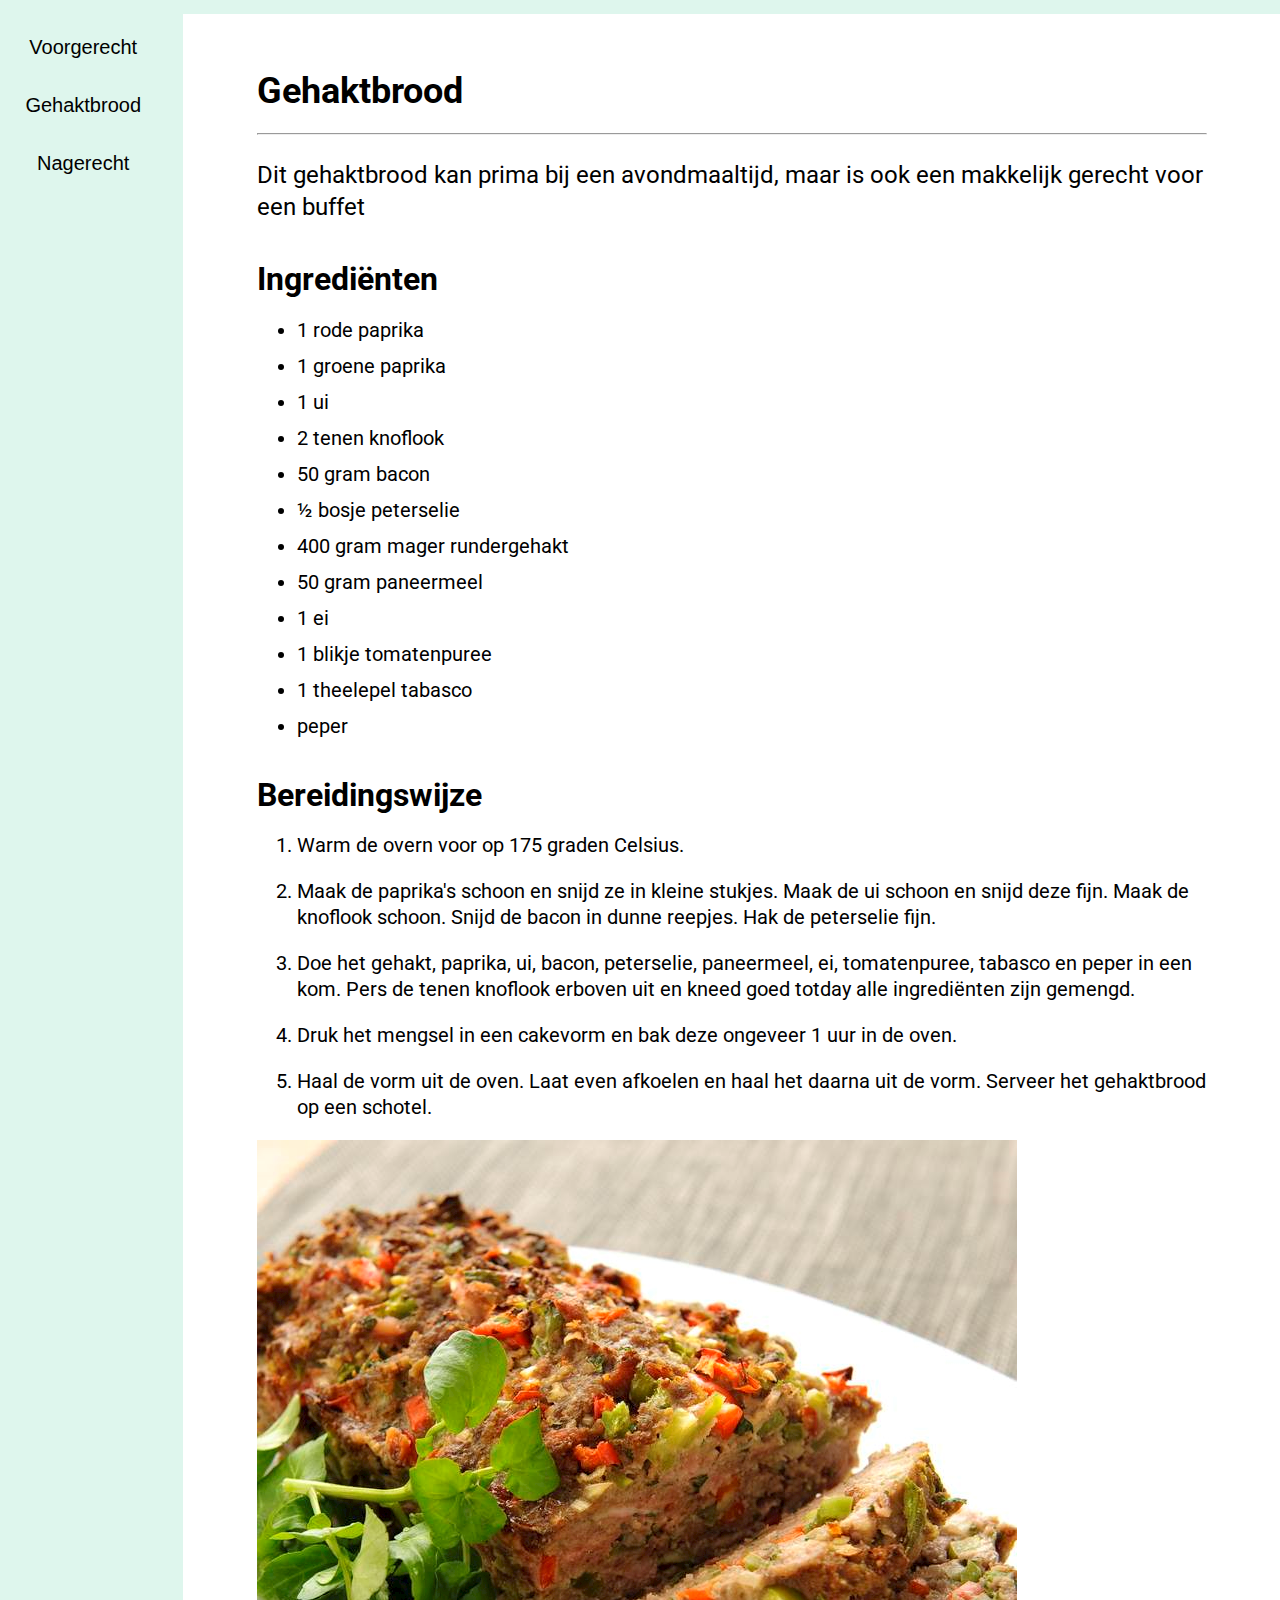
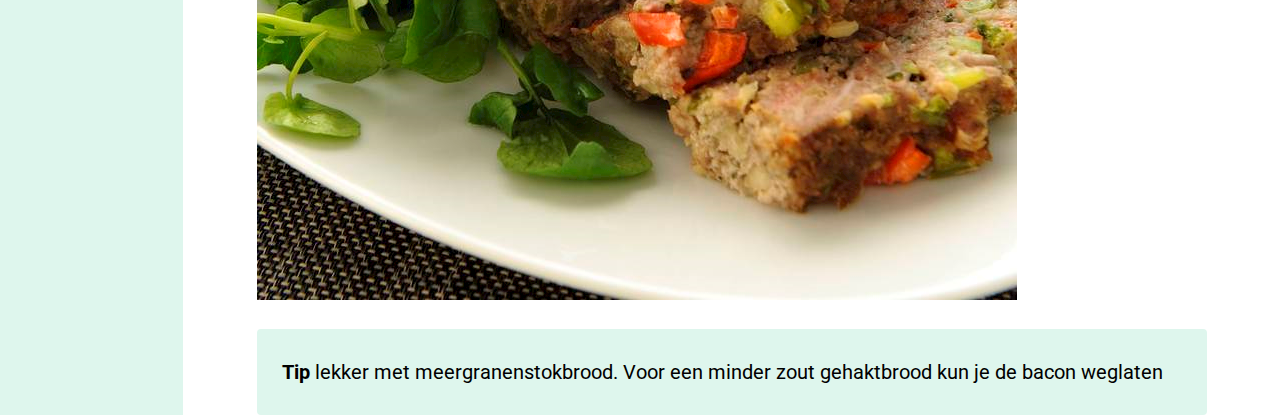
<file: index.html>
<!DOCTYPE html>
<html>
<head>
	<title>titel</title>
	<link rel="stylesheet" type="text/css" href="css/CSS gehaktbrood.css">
	<link href="https://fonts.googleapis.com/css?family=Roboto" rel="stylesheet">
	<!-- Mike de Jong
	Applicatie en media ontwikkelaar
	Opdracht Gehaktbrood -->
</head>
<body>
	<div class="linksbovenButtons"></div>
	<ul class="navbar">
		<li><a href="voorgerecht.html">Voorgerecht</a></li>
		<li><a href="index.html">Gehaktbrood</a></li>
		<li><a href="nagerecht.html">Nagerecht</a></li>
	</ul>
	<div class="wit">
		<div class="mainContent">
			<br>
			<h1 class="hoofdTitel">Gehaktbrood</h1>
			<hr>
			<p class="eersteParagraaf">Dit gehaktbrood kan prima bij een avondmaaltijd, maar is ook een makkelijk gerecht voor een buffet</p>
			<h1>Ingrediënten</h1>
			<ul class="ingredienten">
				<li>1 rode paprika</li>
				<li>1 groene paprika</li>
				<li>1 ui</li>
				<li>2 tenen knoflook</li>
				<li>50 gram bacon</li>
				<li>½ bosje peterselie</li>
				<li>400 gram mager rundergehakt</li>
				<li>50 gram paneermeel</li>
				<li>1 ei</li>
				<li>1 blikje tomatenpuree</li>
				<li>1 theelepel tabasco</li>
				<li>peper</li>
			</ul>
			<h1>Bereidingswijze</h1>
			<ol class="bereidingswijze">
				<li>Warm de overn voor op 175 graden Celsius.</li>
				<li>Maak de paprika's schoon en snijd ze in kleine stukjes. Maak de ui schoon en snijd deze fijn. Maak de knoflook schoon. Snijd de bacon in dunne reepjes. Hak de peterselie fijn.</li>
				<li>Doe het gehakt, paprika, ui, bacon, peterselie, paneermeel, ei, tomatenpuree, tabasco en peper in een kom. Pers de tenen knoflook erboven uit en kneed goed totday alle ingrediënten zijn gemengd.</li>
				<li>Druk het mengsel in een cakevorm en bak deze ongeveer 1 uur in de oven.</li>
				<li>Haal de vorm uit de oven. Laat even afkoelen en haal het daarna uit de vorm. Serveer het gehaktbrood op een schotel.</li>
			</ol>
			<img class="gehaktbroodImg" src="img/gehaktbrood.jpg">
			<div class="tip">
				<p><b>Tip</b> lekker met meergranenstokbrood. Voor een minder zout gehaktbrood kun je de bacon weglaten</p>
			</div>
		</div>
	</div>
	


</body>
</html>
</file>
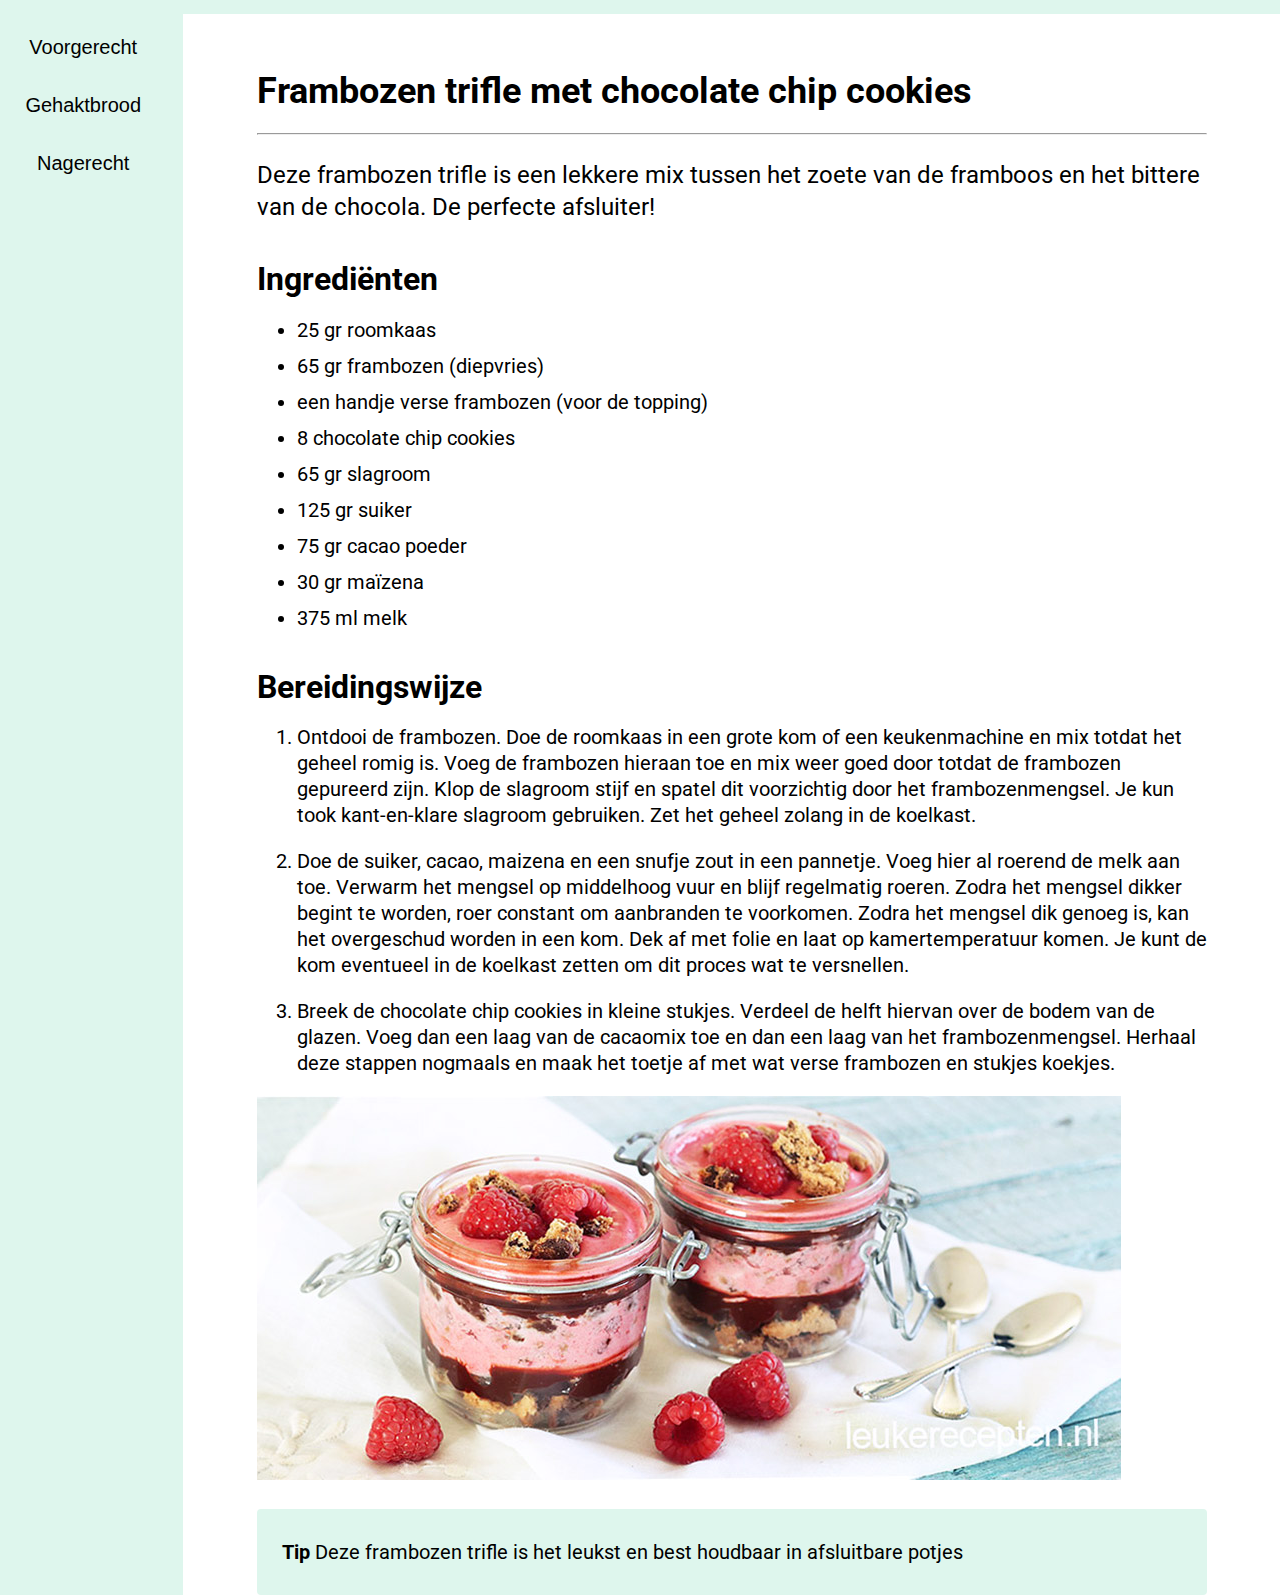
<file: nagerecht.html>
<!DOCTYPE html>
<html>
<head>
	<title>titel</title>
	<link rel="stylesheet" type="text/css" href="css/CSS gehaktbrood.css">
	<link href="https://fonts.googleapis.com/css?family=Roboto" rel="stylesheet">
	<!-- Mike de Jong
	Applicatie en media ontwikkelaar
	Opdracht Gehaktbrood -->
</head>
<body>
	<div class="linksbovenButtons"></div>
	<ul class="navbar">
		<li><a href="voorgerecht.html">Voorgerecht</a></li>
		<li><a href="index.html">Gehaktbrood</a></li>
		<li><a href="nagerecht.html">Nagerecht</a></li>
	</ul>
	<div class="wit">
		<div class="mainContent">
			<br>
			<h1 class="hoofdTitel">Frambozen trifle met chocolate chip cookies</h1>
			<hr>
			<p class="eersteParagraaf">Deze frambozen trifle is een lekkere mix tussen het zoete van de framboos en het bittere van de chocola. De perfecte afsluiter!</p>
			<h1>Ingrediënten</h1>
			<ul class="ingredienten">
				<li>25 gr roomkaas</li>
				<li>65 gr frambozen (diepvries)</li>
				<li>een handje verse frambozen (voor de topping)</li>
				<li>8 chocolate chip cookies</li>
				<li>65 gr slagroom</li>
				<li>125 gr suiker</li>
				<li>75 gr cacao poeder</li>
				<li>30 gr maïzena</li>
				<li>375 ml melk</li>
			</ul>
			<h1>Bereidingswijze</h1>
			<ol class="bereidingswijze">
				<li>Ontdooi de frambozen. Doe de roomkaas in een grote kom of een keukenmachine en mix totdat het geheel romig is. Voeg de frambozen hieraan toe en mix weer goed door totdat de frambozen gepureerd zijn. Klop de slagroom stijf en spatel dit voorzichtig door het frambozenmengsel. Je kun took kant-en-klare slagroom gebruiken. Zet het geheel zolang in de koelkast.</li>
				<li>Doe de suiker, cacao, maizena en een snufje zout in een pannetje. Voeg hier al roerend de melk aan toe. Verwarm het mengsel op middelhoog vuur en blijf regelmatig roeren. Zodra het mengsel dikker begint te worden, roer constant om aanbranden te voorkomen. Zodra het mengsel dik genoeg is, kan het overgeschud worden in een kom. Dek af met folie en laat op kamertemperatuur komen. Je kunt de kom eventueel in de koelkast zetten om dit proces wat te versnellen.</li>
				<li>Breek de chocolate chip cookies in kleine stukjes. Verdeel de helft hiervan over de bodem van de glazen. Voeg dan een laag van de cacaomix toe en dan een laag van het frambozenmengsel. Herhaal deze stappen nogmaals en maak het toetje af met wat verse frambozen en stukjes koekjes.
				</li>
			</ol>
			<img class="gehaktbroodImg" src="img/framboos.jpg">
			<div class="tip">
				<p><b>Tip</b> Deze frambozen trifle is het leukst en best houdbaar in afsluitbare potjes</p>
			</div>
		</div>
	</div>
	


</body>
</html>
</file>
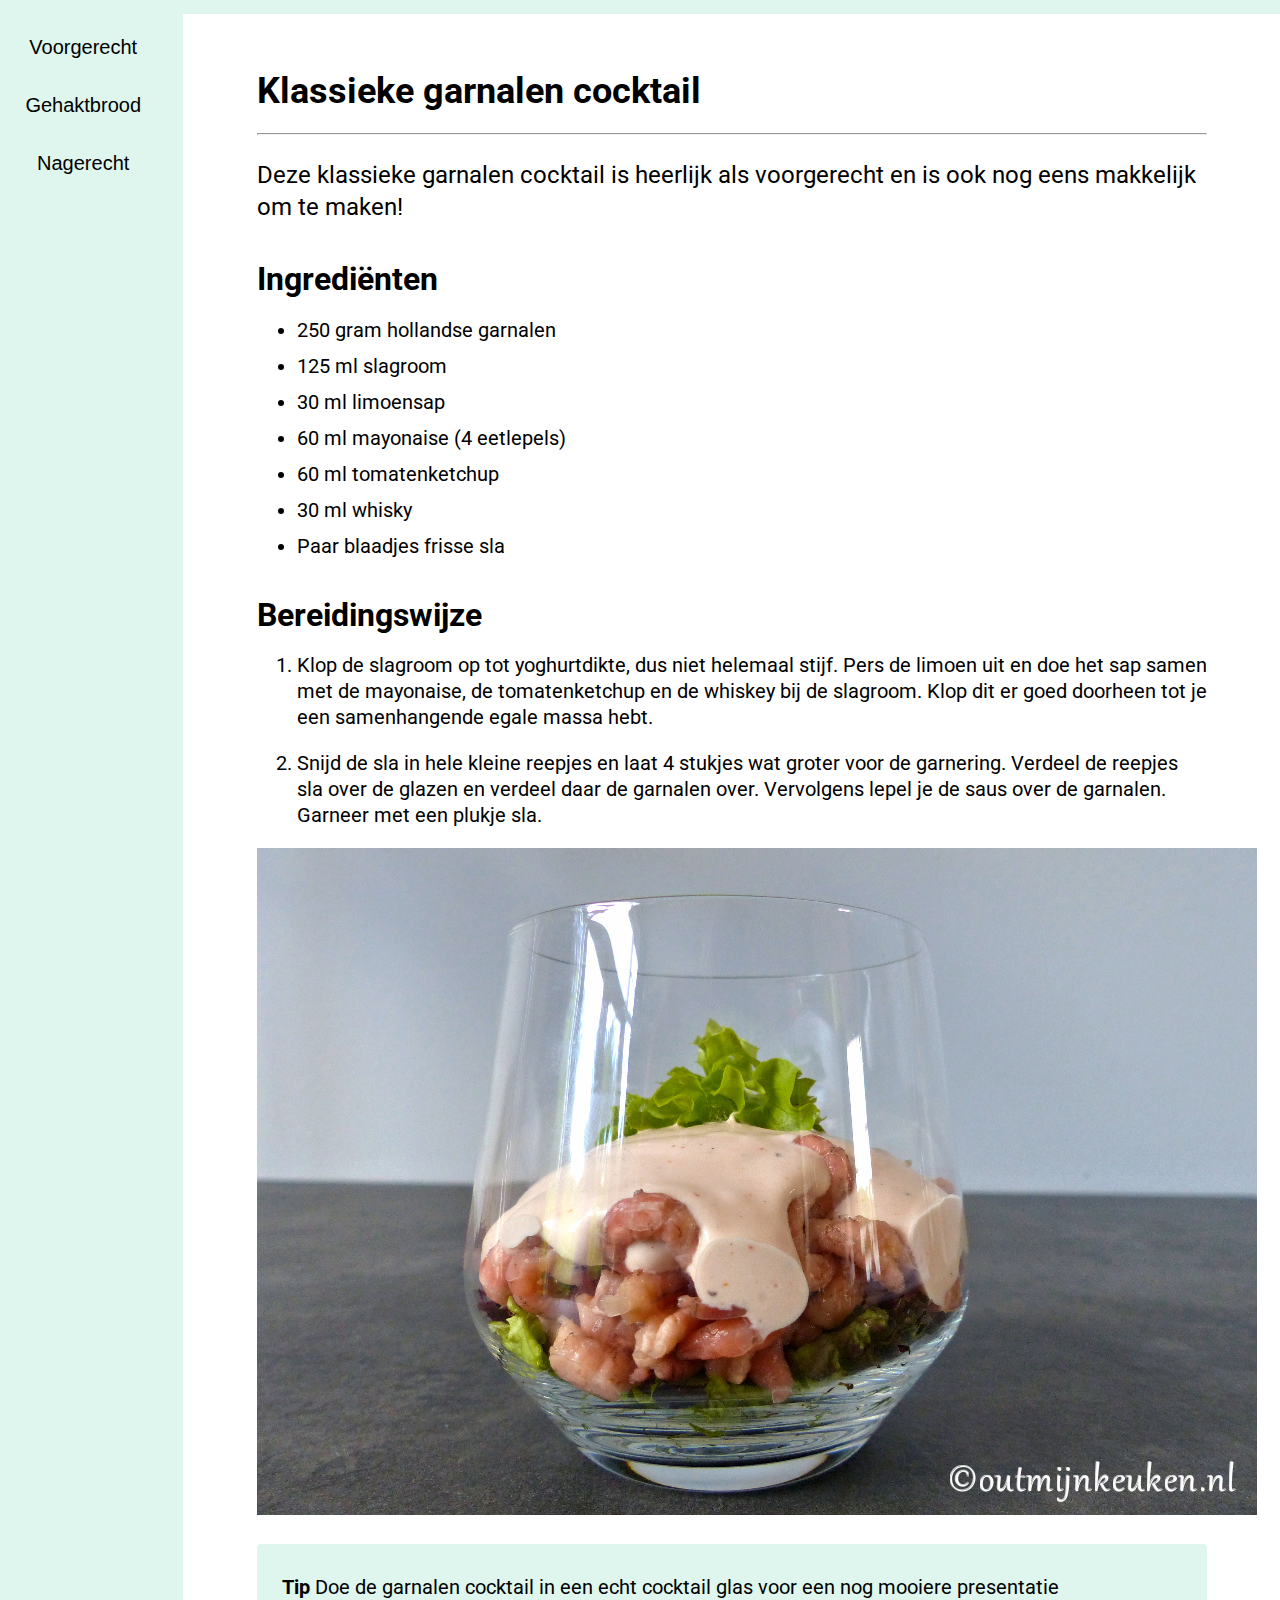
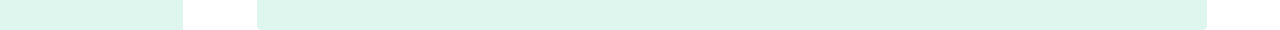
<file: voorgerecht.html>
<!DOCTYPE html>
<html>
<head>
	<title>titel</title>
	<link rel="stylesheet" type="text/css" href="css/CSS gehaktbrood.css">
	<link href="https://fonts.googleapis.com/css?family=Roboto" rel="stylesheet">
	<!-- Mike de Jong
	Applicatie en media ontwikkelaar
	Opdracht Gehaktbrood -->
</head>
<body>
	<div class="linksbovenButtons"></div>
	<ul class="navbar">
		<li><a href="voorgerecht.html">Voorgerecht</a></li>
		<li><a href="index.html">Gehaktbrood</a></li>
		<li><a href="nagerecht.html">Nagerecht</a></li>
	</ul>
	<div class="wit">
		<div class="mainContent">
			<br>
			<h1 class="hoofdTitel">Klassieke garnalen cocktail</h1>
			<hr>
			<p class="eersteParagraaf">Deze klassieke garnalen cocktail is heerlijk als voorgerecht en is ook nog eens makkelijk om te maken!</p>
			<h1>Ingrediënten</h1>
			<ul class="ingredienten">
				<li>250 gram hollandse garnalen</li>
				<li>125 ml slagroom</li>
				<li>30 ml limoensap</li>
				<li>60 ml mayonaise (4 eetlepels)</li>
				<li>60 ml tomatenketchup</li>
				<li>30 ml whisky</li>
				<li>Paar blaadjes frisse sla</li>
			</ul>
			<h1>Bereidingswijze</h1>
			<ol class="bereidingswijze">
				<li>Klop de slagroom op tot yoghurtdikte, dus niet helemaal stijf. Pers de limoen uit en doe het sap samen met de mayonaise, de tomatenketchup en de whiskey bij de slagroom. Klop dit er goed doorheen tot je een samenhangende egale massa hebt.</li>
				<li>Snijd de sla in hele kleine reepjes en laat 4 stukjes wat groter voor de garnering. Verdeel de reepjes sla over de glazen en verdeel daar de garnalen over. Vervolgens lepel je de saus over de garnalen. Garneer met een plukje sla.</li>
			</ol>
			<img class="gehaktbroodImg" src="img/garnalencocktail.jpg">
			<div class="tip">
				<p><b>Tip</b> Doe de garnalen cocktail in een echt cocktail glas voor een nog mooiere presentatie</p>
			</div>
		</div>
	</div>
	


</body>
</html>
</file>
<file: css/CSS gehaktbrood.css>
body {
	font-family: 'Roboto', sans-serif;
	margin: 0px;
	background-color: #def6ed;
}

li {
	font-size: 20px;
	line-height: 26px;
}

li a {
    display: block;
    color: black;
    text-align: center;
    font-size: 20px;
    padding: 20px 0px 20px 0px;
    text-decoration: none;
    height: 2vh;
}

li a:hover {
    background-color: #daebdf;
}

p {
	font-size: 20px;
	line-height: 26px;
}

h1 {
	font-size: 32px;
	line-height: 32px;
	margin-top: 40px;
}

.wit {
	width: calc(87vw - 17px);
	background-color: #ffffff;
	float: right;
}

.mainContent {
	width: 950px;
	margin-top: 0px;
	margin-bottom: 0px;
	margin: 0 auto;
}

.hoofdTitel {
	font-size: 36px;
	line-height: 36px;
}

.eersteParagraaf {
	font-size: 24px;
	line-height: 32px;
}

.ingredienten li {
	margin-bottom: 10px;
}

.bereidingswijze li {
	margin-bottom: 20px;
}

.tip {
	background-color: #def6ed;
	border-radius: 4px;
	padding: 10px 10px 10px 25px;
	margin-top: 25px;
}

.navbar {
    font-family: Arial, Helvetica, sans-serif;
    list-style-type: none;
    margin: 0;
    padding: 0;
    overflow: hidden;
    background-color: #def6ed;
    width: 13vw;
    float: left;
}

.linksbovenButtons {
    list-style-type: none;
    margin: 0;
    padding: 0;
    overflow: hidden;
    background-color: #def6ed;
    width: auto;
    height: 14px;
}
</file>
